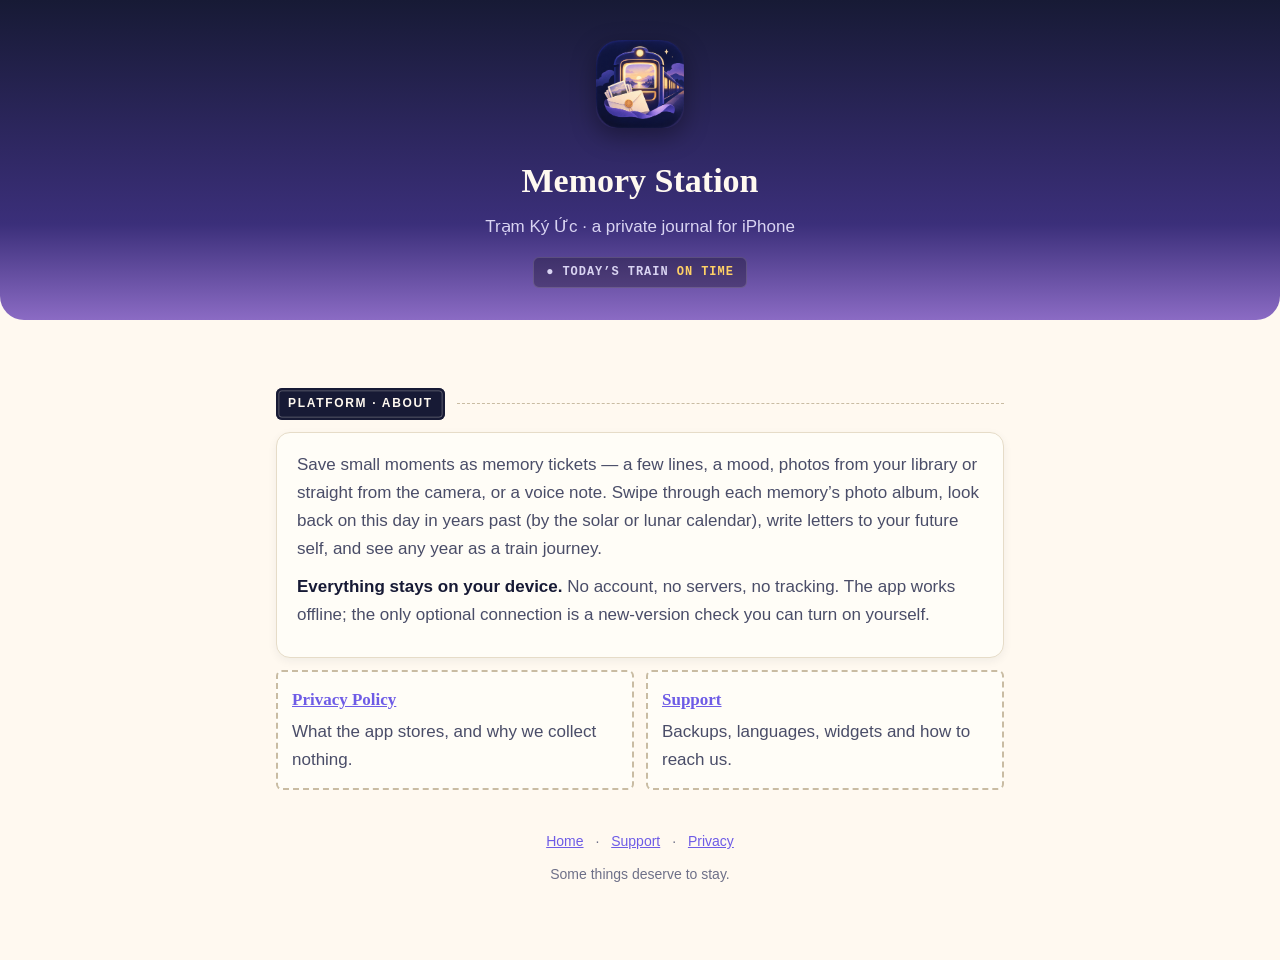
<file: index.html>
<!doctype html>
<html lang="en">
<head>
<meta charset="utf-8">
<meta name="viewport" content="width=device-width, initial-scale=1">
<title>Memory Station — Trạm Ký Ức</title>
<meta name="description" content="A private, offline journal for iPhone. Keep the moments worth remembering — they never leave your device.">
<link rel="icon" href="icon.png">
<link rel="stylesheet" href="style.css">
</head>
<body>
<header class="hero">
  <img src="icon.png" alt="Memory Station app icon">
  <h1>Memory Station</h1>
  <p>Trạm Ký Ức · a private journal for iPhone</p>
  <div class="board">● TODAY’S TRAIN <b>ON TIME</b></div>
</header>

<main class="wrap">
  <div class="sign"><span>Platform · About</span></div>
  <div class="ticket">
    <p>Save small moments as memory tickets — a few lines, a mood, photos from your library or straight from the camera, or a voice note. Swipe through each memory’s photo album, look back on this day in years past (by the solar or lunar calendar), write letters to your future self, and see any year as a train journey.</p>
    <p><strong>Everything stays on your device.</strong> No account, no servers, no tracking. The app works offline; the only optional connection is a new-version check you can turn on yourself.</p>
  </div>

  <div class="summary" style="margin-top:12px">
    <div class="stamp"><b><a href="privacy/">Privacy Policy</a></b>What the app stores, and why we collect nothing.</div>
    <div class="stamp"><b><a href="support/">Support</a></b>Backups, languages, widgets and how to reach us.</div>
  </div>

  <footer>
    <p><a href="./">Home</a> · <a href="support/">Support</a> · <a href="privacy/">Privacy</a></p>
    <p>Some things deserve to stay.</p>
  </footer>
</main>
</body>
</html>
</file>
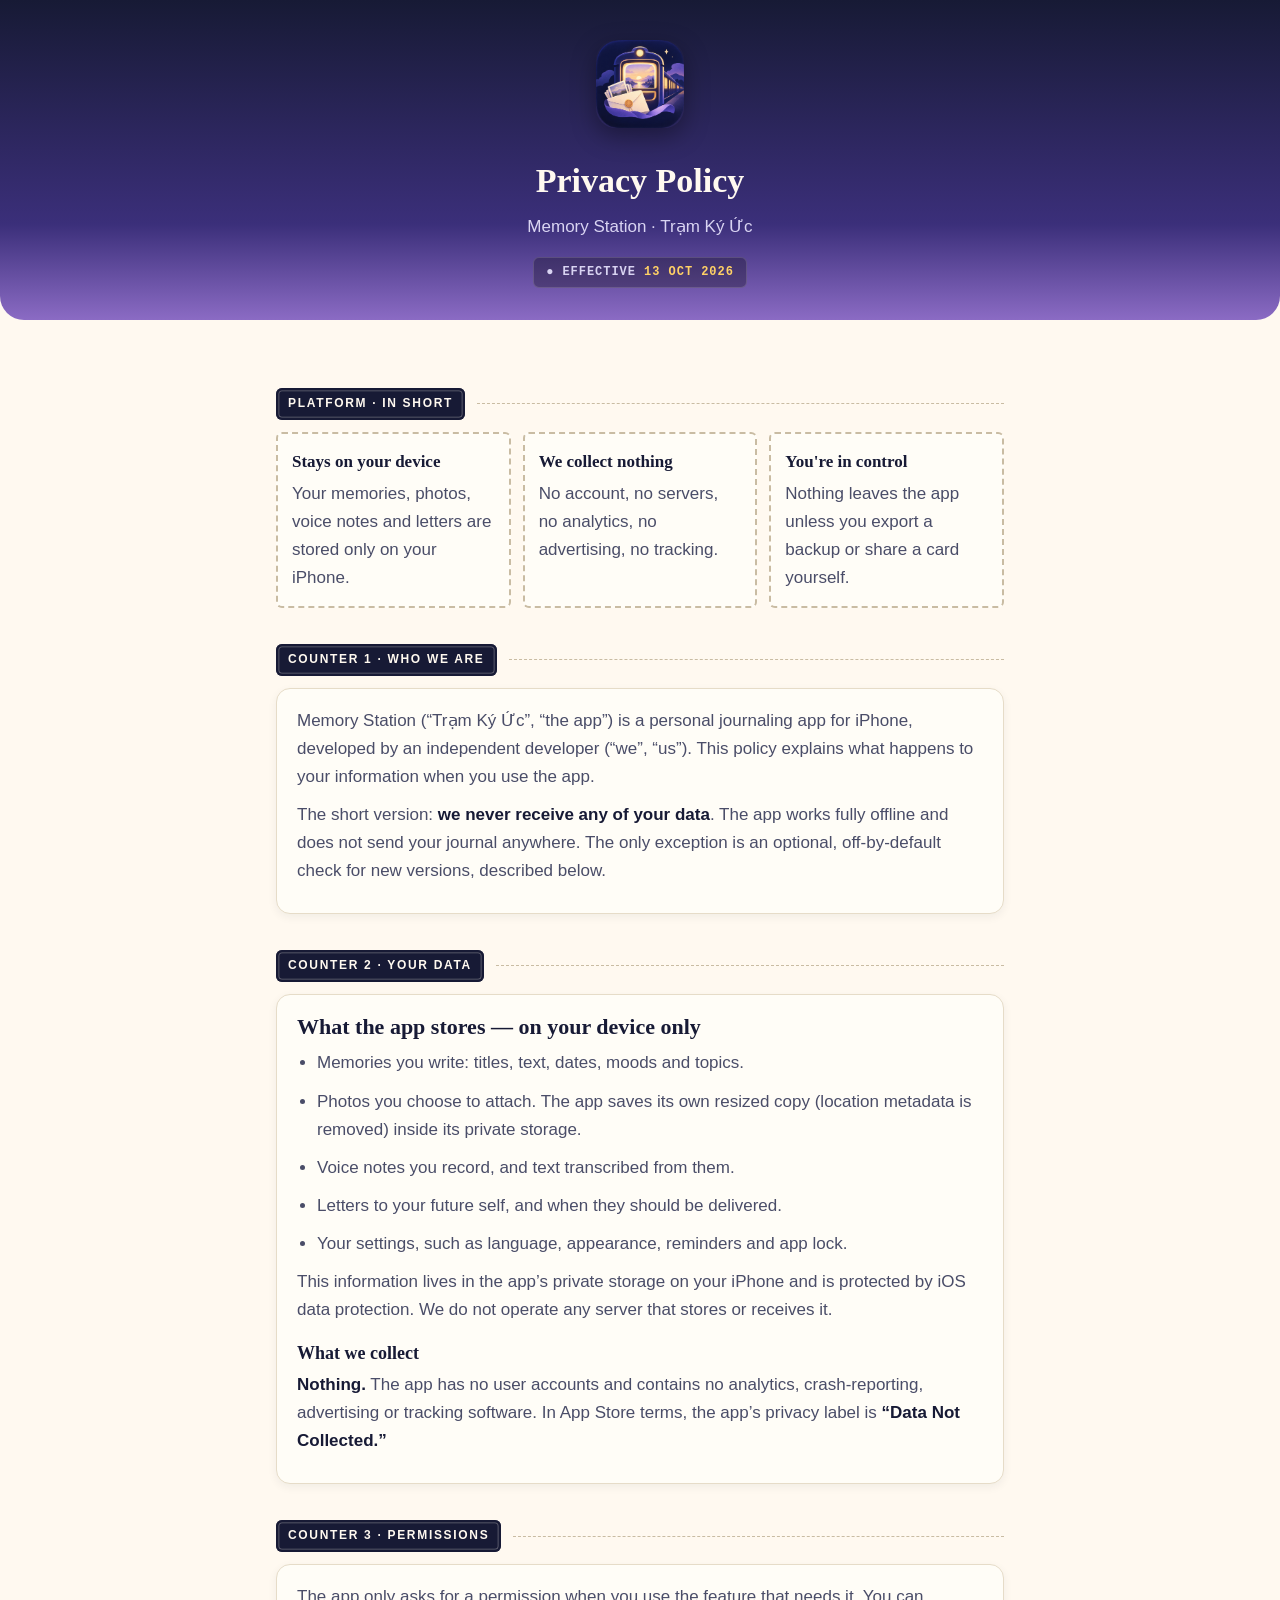
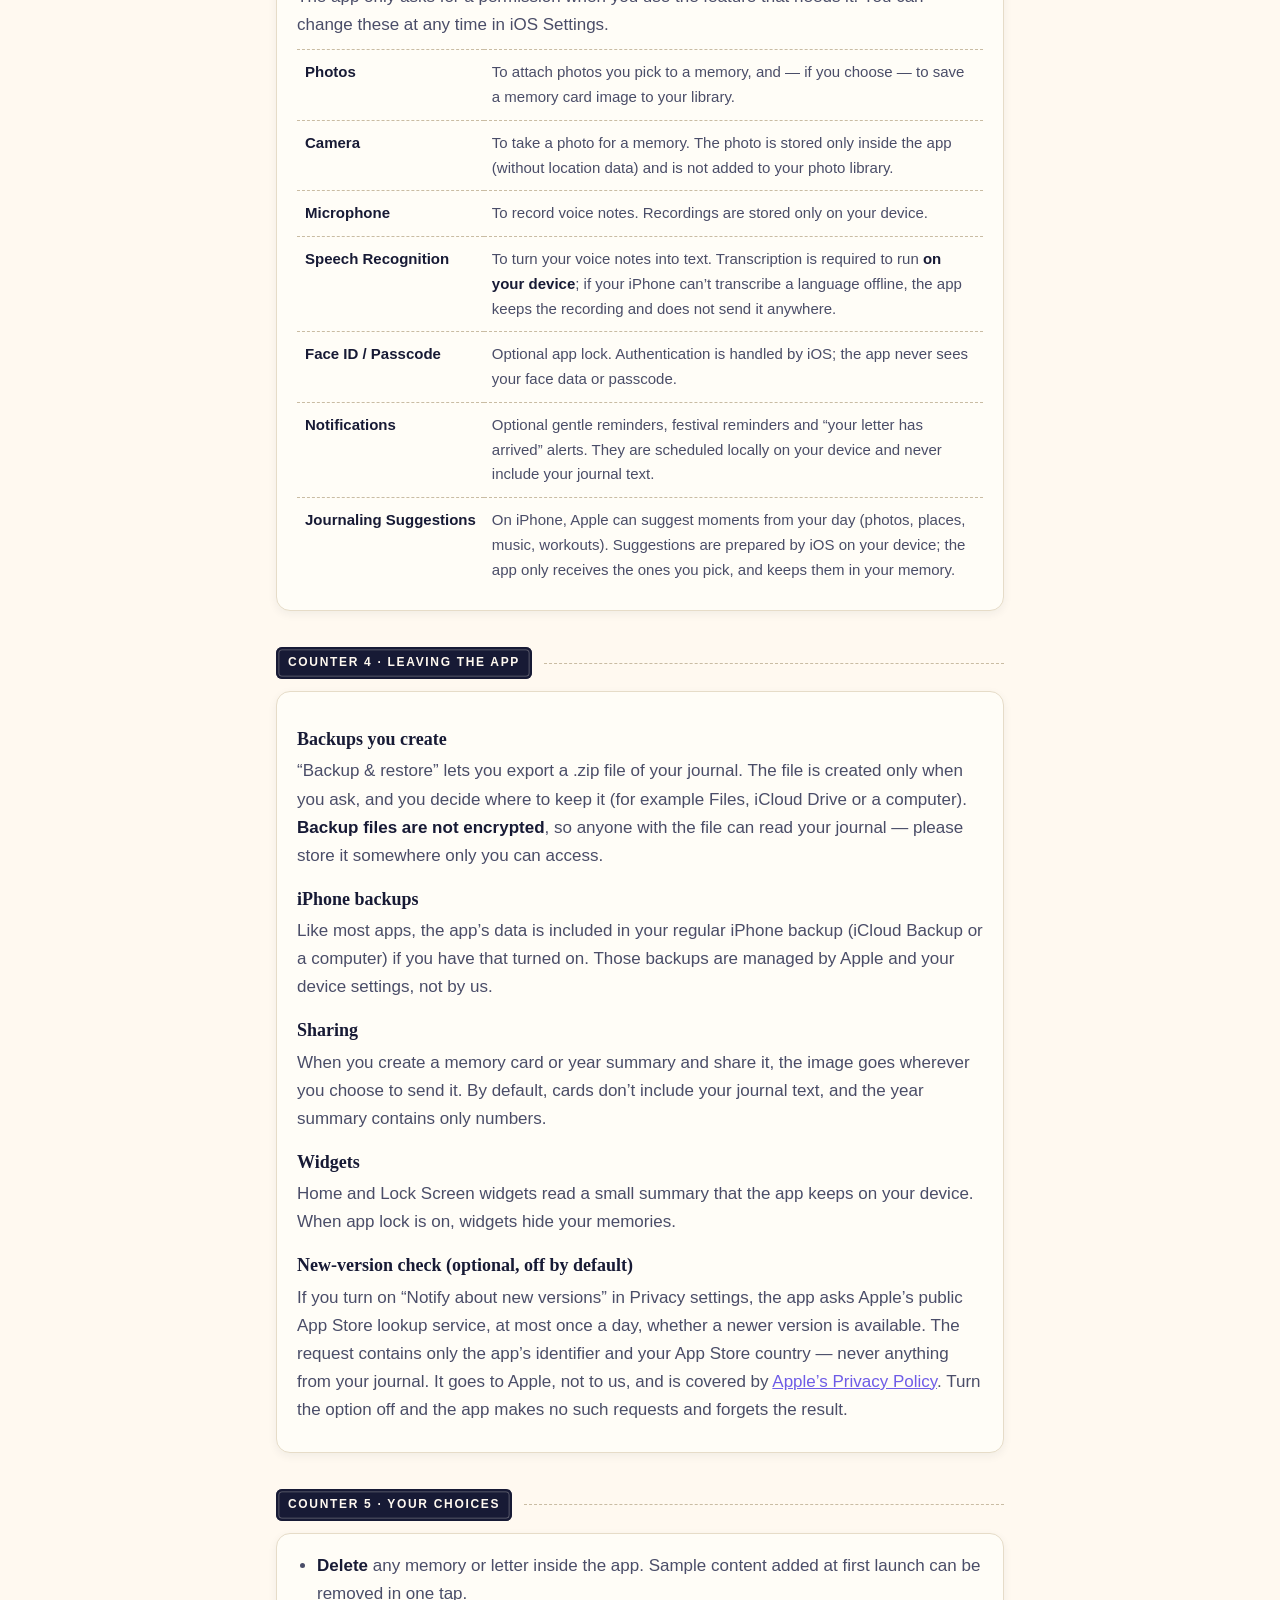
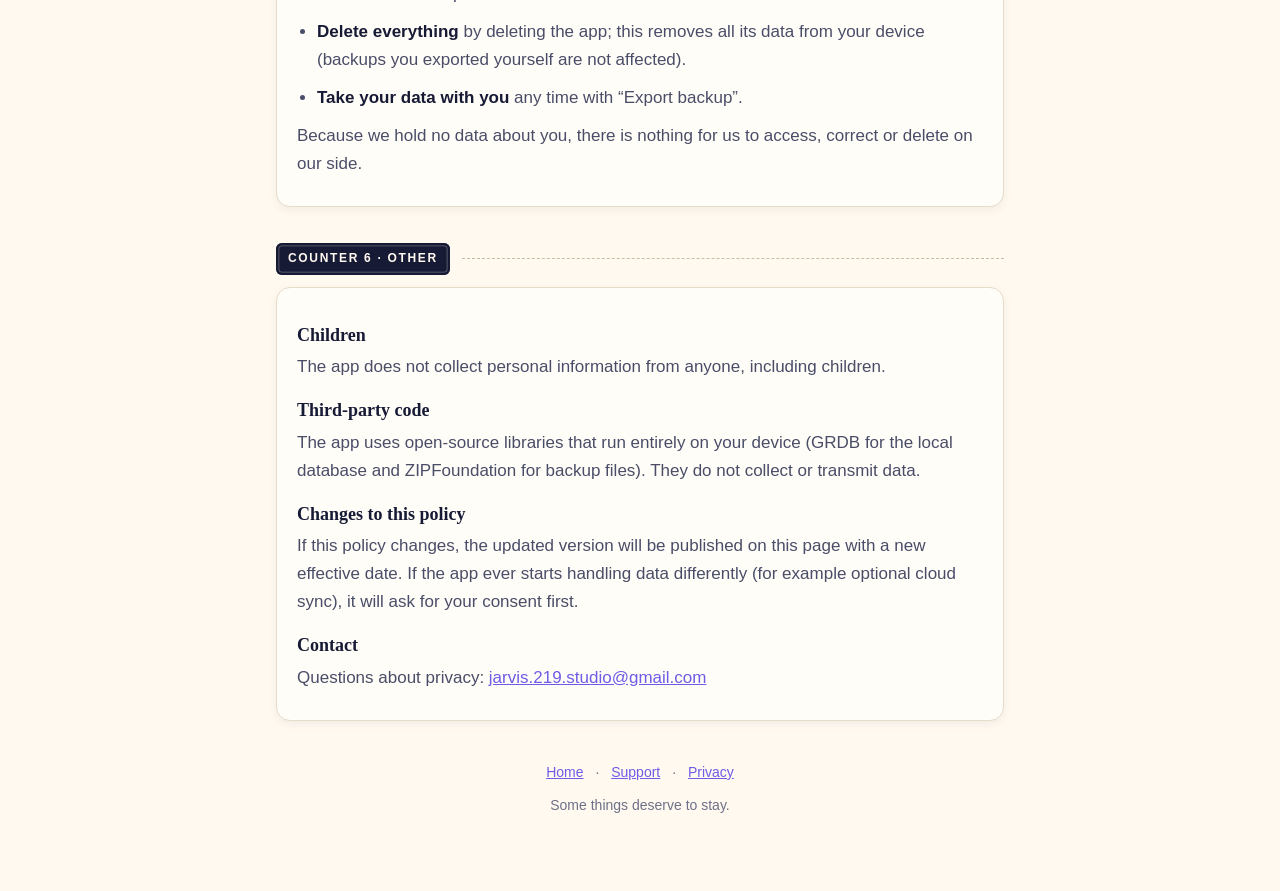
<file: privacy/index.html>
<!doctype html>
<html lang="en">
<head>
<meta charset="utf-8">
<meta name="viewport" content="width=device-width, initial-scale=1">
<title>Privacy Policy — Memory Station (Trạm Ký Ức)</title>
<meta name="description" content="Memory Station is a private journal. Your memories stay on your device; we collect no data.">
<link rel="icon" href="../icon.png">
<link rel="stylesheet" href="../style.css">
</head>
<body>
<header class="hero">
  <img src="../icon.png" alt="">
  <h1>Privacy Policy</h1>
  <p>Memory Station · Trạm Ký Ức</p>
  <div class="board">● EFFECTIVE <b>13 OCT 2026</b></div>
</header>

<main class="wrap">
  <div class="sign"><span>Platform · In short</span></div>
  <div class="summary">
    <div class="stamp"><b>Stays on your device</b>Your memories, photos, voice notes and letters are stored only on your iPhone.</div>
    <div class="stamp"><b>We collect nothing</b>No account, no servers, no analytics, no advertising, no tracking.</div>
    <div class="stamp"><b>You're in control</b>Nothing leaves the app unless you export a backup or share a card yourself.</div>
  </div>

  <div class="sign"><span>Counter 1 · Who we are</span></div>
  <div class="ticket">
    <p>Memory Station (“Trạm Ký Ức”, “the app”) is a personal journaling app for iPhone, developed by an independent developer (“we”, “us”). This policy explains what happens to your information when you use the app.</p>
    <p>The short version: <strong>we never receive any of your data</strong>. The app works fully offline and does not send your journal anywhere. The only exception is an optional, off-by-default check for new versions, described below.</p>
  </div>

  <div class="sign"><span>Counter 2 · Your data</span></div>
  <div class="ticket">
    <h2>What the app stores — on your device only</h2>
    <ul>
      <li>Memories you write: titles, text, dates, moods and topics.</li>
      <li>Photos you choose to attach. The app saves its own resized copy (location metadata is removed) inside its private storage.</li>
      <li>Voice notes you record, and text transcribed from them.</li>
      <li>Letters to your future self, and when they should be delivered.</li>
      <li>Your settings, such as language, appearance, reminders and app lock.</li>
    </ul>
    <p>This information lives in the app’s private storage on your iPhone and is protected by iOS data protection. We do not operate any server that stores or receives it.</p>

    <h3>What we collect</h3>
    <p><strong>Nothing.</strong> The app has no user accounts and contains no analytics, crash-reporting, advertising or tracking software. In App Store terms, the app’s privacy label is <strong>“Data Not Collected.”</strong></p>
  </div>

  <div class="sign"><span>Counter 3 · Permissions</span></div>
  <div class="ticket">
    <p>The app only asks for a permission when you use the feature that needs it. You can change these at any time in iOS Settings.</p>
    <table>
      <tr><th>Photos</th><td>To attach photos you pick to a memory, and — if you choose — to save a memory card image to your library.</td></tr>
      <tr><th>Camera</th><td>To take a photo for a memory. The photo is stored only inside the app (without location data) and is not added to your photo library.</td></tr>
      <tr><th>Microphone</th><td>To record voice notes. Recordings are stored only on your device.</td></tr>
      <tr><th>Speech Recognition</th><td>To turn your voice notes into text. Transcription is required to run <strong>on your device</strong>; if your iPhone can’t transcribe a language offline, the app keeps the recording and does not send it anywhere.</td></tr>
      <tr><th>Face ID / Passcode</th><td>Optional app lock. Authentication is handled by iOS; the app never sees your face data or passcode.</td></tr>
      <tr><th>Notifications</th><td>Optional gentle reminders, festival reminders and “your letter has arrived” alerts. They are scheduled locally on your device and never include your journal text.</td></tr>
      <tr><th>Journaling Suggestions</th><td>On iPhone, Apple can suggest moments from your day (photos, places, music, workouts). Suggestions are prepared by iOS on your device; the app only receives the ones you pick, and keeps them in your memory.</td></tr>
    </table>
  </div>

  <div class="sign"><span>Counter 4 · Leaving the app</span></div>
  <div class="ticket">
    <h3>Backups you create</h3>
    <p>“Backup &amp; restore” lets you export a .zip file of your journal. The file is created only when you ask, and you decide where to keep it (for example Files, iCloud Drive or a computer). <strong>Backup files are not encrypted</strong>, so anyone with the file can read your journal — please store it somewhere only you can access.</p>
    <h3>iPhone backups</h3>
    <p>Like most apps, the app’s data is included in your regular iPhone backup (iCloud Backup or a computer) if you have that turned on. Those backups are managed by Apple and your device settings, not by us.</p>
    <h3>Sharing</h3>
    <p>When you create a memory card or year summary and share it, the image goes wherever you choose to send it. By default, cards don’t include your journal text, and the year summary contains only numbers.</p>
    <h3>Widgets</h3>
    <p>Home and Lock Screen widgets read a small summary that the app keeps on your device. When app lock is on, widgets hide your memories.</p>
    <h3>New-version check (optional, off by default)</h3>
    <p>If you turn on “Notify about new versions” in Privacy settings, the app asks Apple’s public App Store lookup service, at most once a day, whether a newer version is available. The request contains only the app’s identifier and your App Store country — never anything from your journal. It goes to Apple, not to us, and is covered by <a href="https://www.apple.com/legal/privacy/">Apple’s Privacy Policy</a>. Turn the option off and the app makes no such requests and forgets the result.</p>
  </div>

  <div class="sign"><span>Counter 5 · Your choices</span></div>
  <div class="ticket">
    <ul>
      <li><strong>Delete</strong> any memory or letter inside the app. Sample content added at first launch can be removed in one tap.</li>
      <li><strong>Delete everything</strong> by deleting the app; this removes all its data from your device (backups you exported yourself are not affected).</li>
      <li><strong>Take your data with you</strong> any time with “Export backup”.</li>
    </ul>
    <p>Because we hold no data about you, there is nothing for us to access, correct or delete on our side.</p>
  </div>

  <div class="sign"><span>Counter 6 · Other</span></div>
  <div class="ticket">
    <h3>Children</h3>
    <p>The app does not collect personal information from anyone, including children.</p>
    <h3>Third-party code</h3>
    <p>The app uses open-source libraries that run entirely on your device (GRDB for the local database and ZIPFoundation for backup files). They do not collect or transmit data.</p>
    <h3>Changes to this policy</h3>
    <p>If this policy changes, the updated version will be published on this page with a new effective date. If the app ever starts handling data differently (for example optional cloud sync), it will ask for your consent first.</p>
    <h3>Contact</h3>
    <p>Questions about privacy: <a href="mailto:jarvis.219.studio@gmail.com">jarvis.219.studio@gmail.com</a></p>
  </div>

  <footer>
    <p><a href="../">Home</a> · <a href="../support/">Support</a> · <a href="./">Privacy</a></p>
    <p>Some things deserve to stay.</p>
  </footer>
</main>
</body>
</html>
</file>
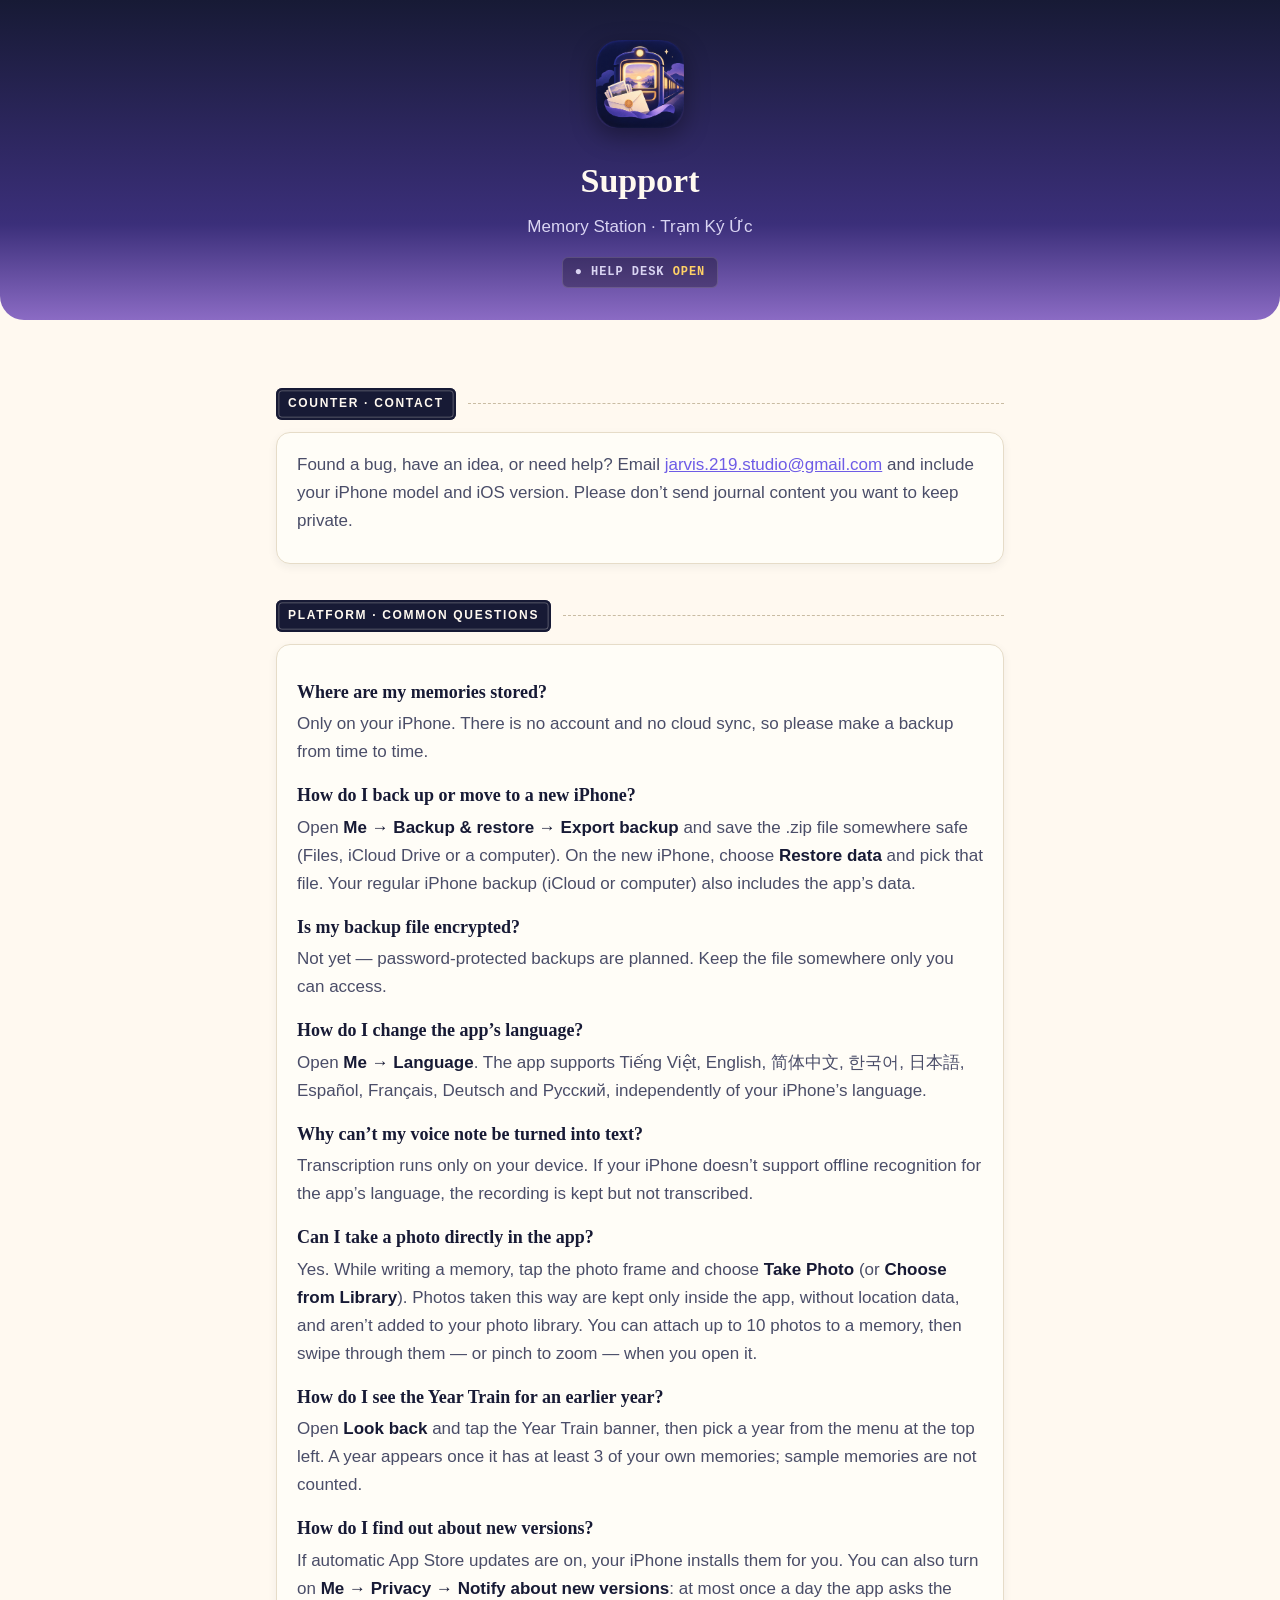
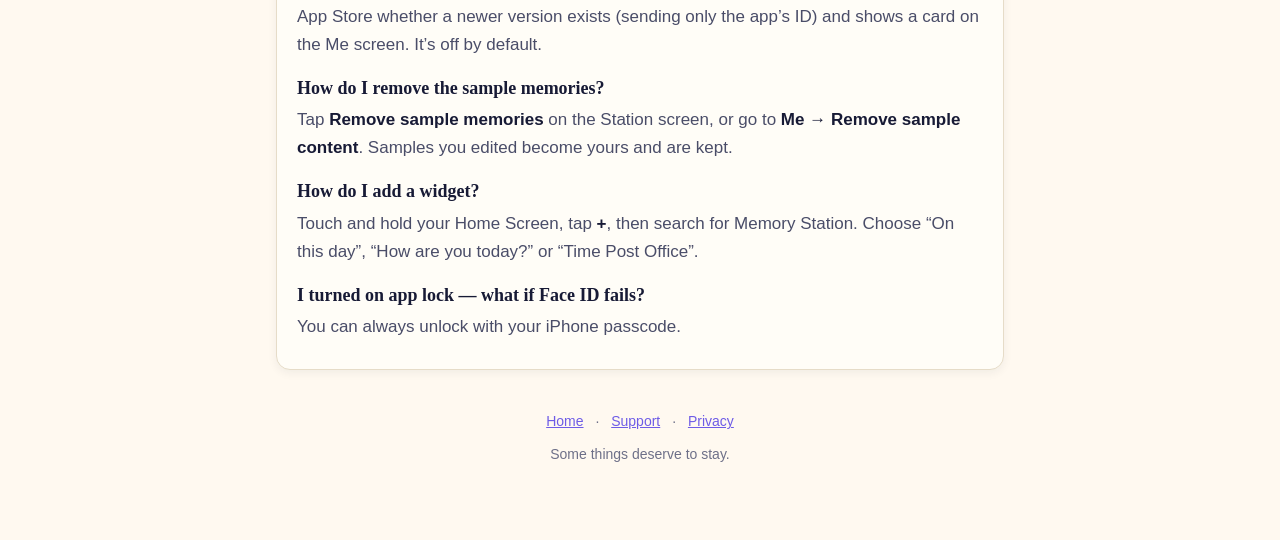
<file: support/index.html>
<!doctype html>
<html lang="en">
<head>
<meta charset="utf-8">
<meta name="viewport" content="width=device-width, initial-scale=1">
<title>Support — Memory Station (Trạm Ký Ức)</title>
<meta name="description" content="Help and contact for Memory Station, a private journaling app for iPhone.">
<link rel="icon" href="../icon.png">
<link rel="stylesheet" href="../style.css">
</head>
<body>
<header class="hero">
  <img src="../icon.png" alt="">
  <h1>Support</h1>
  <p>Memory Station · Trạm Ký Ức</p>
  <div class="board">● HELP DESK <b>OPEN</b></div>
</header>

<main class="wrap">
  <div class="sign"><span>Counter · Contact</span></div>
  <div class="ticket">
    <p>Found a bug, have an idea, or need help? Email <a href="mailto:jarvis.219.studio@gmail.com">jarvis.219.studio@gmail.com</a> and include your iPhone model and iOS version. Please don’t send journal content you want to keep private.</p>
  </div>

  <div class="sign"><span>Platform · Common questions</span></div>
  <div class="ticket">
    <h3>Where are my memories stored?</h3>
    <p>Only on your iPhone. There is no account and no cloud sync, so please make a backup from time to time.</p>
    <h3>How do I back up or move to a new iPhone?</h3>
    <p>Open <strong>Me → Backup &amp; restore → Export backup</strong> and save the .zip file somewhere safe (Files, iCloud Drive or a computer). On the new iPhone, choose <strong>Restore data</strong> and pick that file. Your regular iPhone backup (iCloud or computer) also includes the app’s data.</p>
    <h3>Is my backup file encrypted?</h3>
    <p>Not yet — password-protected backups are planned. Keep the file somewhere only you can access.</p>
    <h3>How do I change the app’s language?</h3>
    <p>Open <strong>Me → Language</strong>. The app supports Tiếng Việt, English, 简体中文, 한국어, 日本語, Español, Français, Deutsch and Русский, independently of your iPhone’s language.</p>
    <h3>Why can’t my voice note be turned into text?</h3>
    <p>Transcription runs only on your device. If your iPhone doesn’t support offline recognition for the app’s language, the recording is kept but not transcribed.</p>
    <h3>Can I take a photo directly in the app?</h3>
    <p>Yes. While writing a memory, tap the photo frame and choose <strong>Take Photo</strong> (or <strong>Choose from Library</strong>). Photos taken this way are kept only inside the app, without location data, and aren’t added to your photo library. You can attach up to 10 photos to a memory, then swipe through them — or pinch to zoom — when you open it.</p>
    <h3>How do I see the Year Train for an earlier year?</h3>
    <p>Open <strong>Look back</strong> and tap the Year Train banner, then pick a year from the menu at the top left. A year appears once it has at least 3 of your own memories; sample memories are not counted.</p>
    <h3>How do I find out about new versions?</h3>
    <p>If automatic App Store updates are on, your iPhone installs them for you. You can also turn on <strong>Me → Privacy → Notify about new versions</strong>: at most once a day the app asks the App Store whether a newer version exists (sending only the app’s ID) and shows a card on the Me screen. It’s off by default.</p>
    <h3>How do I remove the sample memories?</h3>
    <p>Tap <strong>Remove sample memories</strong> on the Station screen, or go to <strong>Me → Remove sample content</strong>. Samples you edited become yours and are kept.</p>
    <h3>How do I add a widget?</h3>
    <p>Touch and hold your Home Screen, tap <strong>+</strong>, then search for Memory Station. Choose “On this day”, “How are you today?” or “Time Post Office”.</p>
    <h3>I turned on app lock — what if Face ID fails?</h3>
    <p>You can always unlock with your iPhone passcode.</p>
  </div>

  <footer>
    <p><a href="../">Home</a> · <a href="./">Support</a> · <a href="../privacy/">Privacy</a></p>
    <p>Some things deserve to stay.</p>
  </footer>
</main>
</body>
</html>
</file>
<file: style.css>
:root {
  --bg: #FFF9F0; --paper: #FFFDF7; --edge: #E6DCC8; --perf: #C9BCA3;
  --ink: #171A35; --ink-2: #4A4D68; --muted: #6E7088;
  --primary: #6E5CE6; --gold: #FFD166; --navy: #171A35; --warn: #A15C00;
}
@media (prefers-color-scheme: dark) {
  :root:not([data-theme="light"]) {
    --bg: #101226; --paper: #1D2044; --edge: #343869; --perf: #4A4E80;
    --ink: #F5F1EA; --ink-2: #C4C2D6; --muted: #9496AE; --primary: #9D90F8; --warn: #FFC56B;
  }
}
* { box-sizing: border-box; }
html { -webkit-text-size-adjust: 100%; }
body {
  margin: 0; background: var(--bg); color: var(--ink-2);
  font: 17px/1.65 -apple-system, BlinkMacSystemFont, "Segoe UI", Roboto, sans-serif;
}
.wrap { max-width: 760px; margin: 0 auto; padding: 32px 16px 64px; }
header.hero {
  background: linear-gradient(180deg, #171A35, #3B2F7A 70%, #8B6BC4);
  color: #FFF9F0; border-radius: 0 0 24px 24px; padding: 40px 16px 32px; text-align: center;
}
header.hero img { width: 88px; height: 88px; border-radius: 20px; box-shadow: 0 8px 24px rgba(0,0,0,.35); }
header.hero h1 { font-family: "New York", "Iowan Old Style", Georgia, serif; font-size: 34px; margin: 16px 0 4px; color: #FFF9F0; }
header.hero p { margin: 0; color: #D9D4F2; }
.board {
  display: inline-block; margin-top: 16px; padding: 6px 12px; border-radius: 6px;
  background: rgba(0,0,0,.28); border: 1px solid rgba(255,249,240,.15);
  font: 700 12px/1.4 ui-monospace, Menlo, monospace; letter-spacing: .08em; color: #D9D4F2;
}
.board b { color: var(--gold); font-weight: 700; }
.sign {
  display: flex; align-items: center; gap: 12px; margin: 36px 0 12px;
}
.sign span {
  background: var(--navy); color: #FFF9F0; border-radius: 6px; padding: 6px 12px;
  font-size: 12px; font-weight: 800; letter-spacing: .14em; text-transform: uppercase;
  box-shadow: inset 0 0 0 2.5px var(--navy), inset 0 0 0 3.3px rgba(255,249,240,.35);
}
.sign::after { content: ""; flex: 1; border-top: 1.5px dashed var(--perf); }
.ticket {
  background: var(--paper); border: 1px solid var(--edge); border-radius: 14px;
  padding: 18px 20px; box-shadow: 0 3px 10px rgba(23,26,53,.06);
}
.ticket + .ticket { margin-top: 12px; }
h2, h3 { font-family: "New York", "Iowan Old Style", Georgia, serif; color: var(--ink); line-height: 1.3; }
h2 { font-size: 22px; margin: 0 0 8px; }
h3 { font-size: 18px; margin: 18px 0 6px; }
p, li { margin: 0 0 10px; }
ul { padding-left: 20px; margin: 0 0 10px; }
strong { color: var(--ink); }
a { color: var(--primary); }
.summary { display: grid; grid-template-columns: repeat(auto-fit, minmax(200px, 1fr)); gap: 12px; }
.stamp {
  background: var(--paper); border: 2px dashed var(--perf); border-radius: 6px; padding: 14px;
}
.stamp b { display: block; color: var(--ink); font-family: "New York", Georgia, serif; font-size: 17px; margin-bottom: 4px; }
table { width: 100%; border-collapse: collapse; font-size: 15px; }
th, td { text-align: left; vertical-align: top; padding: 10px 8px; border-top: 1px dashed var(--perf); }
th { color: var(--ink); font-weight: 600; white-space: nowrap; }
.muted { color: var(--muted); font-size: 14px; }
footer { margin-top: 40px; text-align: center; color: var(--muted); font-size: 14px; }
footer a { margin: 0 8px; }
@media (max-width: 520px) { th { white-space: normal; } header.hero h1 { font-size: 28px; } }
</file>
